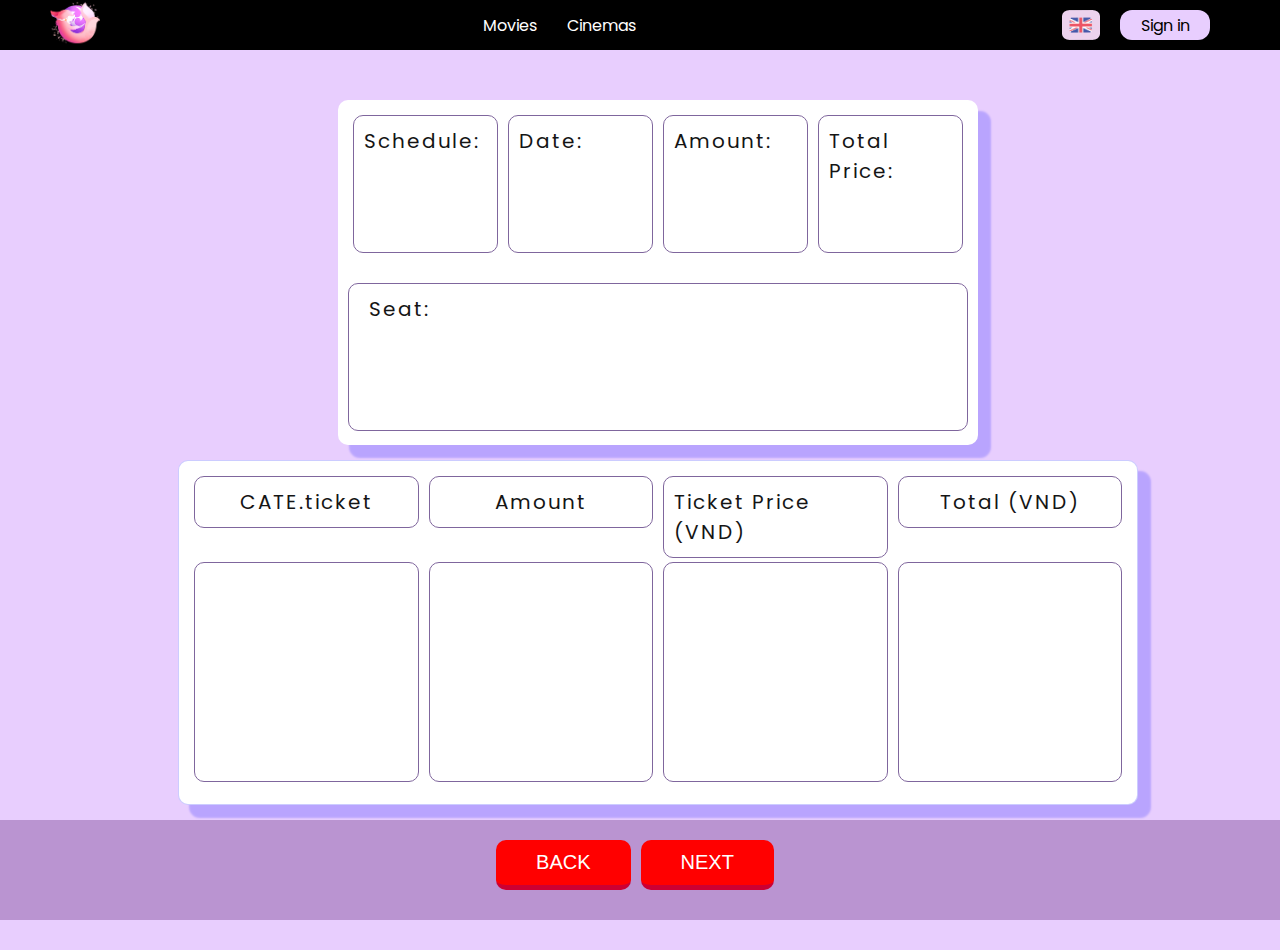
<file: Booking.html>
<!DOCTYPE html>
<html lang="en">
<head>
    <meta charset="UTF-8">
    <meta http-equiv="X-UA-Compatible" content="IE=edge">
    <meta name="viewport" content="width=device-width, initial-scale=1.0">
    <title>Booking</title>
    <link rel="stylesheet" href="style.css">
</head>
<body>
    <!-- NAV BAR -->
    <div class="navbar">
        <div class="navbar-container">
            <div class="logo-container">
                <img src="IMAGES/logo.png" class="logo">
            </div>
            <div class="menu-container">
                <ul class="menu-list">
                    <li class="menu-list-item">Movies</li>
                    <li class="menu-list-item">Cinemas</li>
                </ul>
            </div>
            <div class="profile-container">
                <img src="IMAGES/language.png" class="profile-language">
                <div class="profile-text-container">
                    <span class="profile-text">Sign in</span>
                </div>
            </div>
        </div>
    </div>
    <!-- TABLE 1 -->
    <div class="booking-content">
        <div class="show-table-booking">
            <ul class="show-booking">
                <li class="show-item">Schedule:</li>
                <li class="show-item">Date:</li>
                <li class="show-item">Amount:</li>
                <li class="show-item">Total Price:</li>
            </ul>
            <ul class="show-booking2">
                <li class="Show-item2">Seat:</li>
            </ul>
        </div>
        <div class="infor-table-booking">
            <ul class="infor-booking">
                <li class="infor-item">CATE.ticket</li>
                <li class="infor-item">Amount</li>
                <li class="infor-item">Ticket Price (VND)</li>
                <li class="infor-item">Total (VND)</li>
            </ul>
            <ui class="box-infor">
                <div class="box-infor-item"></div>
                <div class="box-infor-item"></div>
                <div class="box-infor-item"></div>
                <div class="box-infor-item"></div>
            </ui>
        </div>
        <div class="action-booking">
            <button class="action-button">BACK</button>
            <button class="action-button">NEXT</button>
        </div>
    </div>
</body>
</html>
</file>
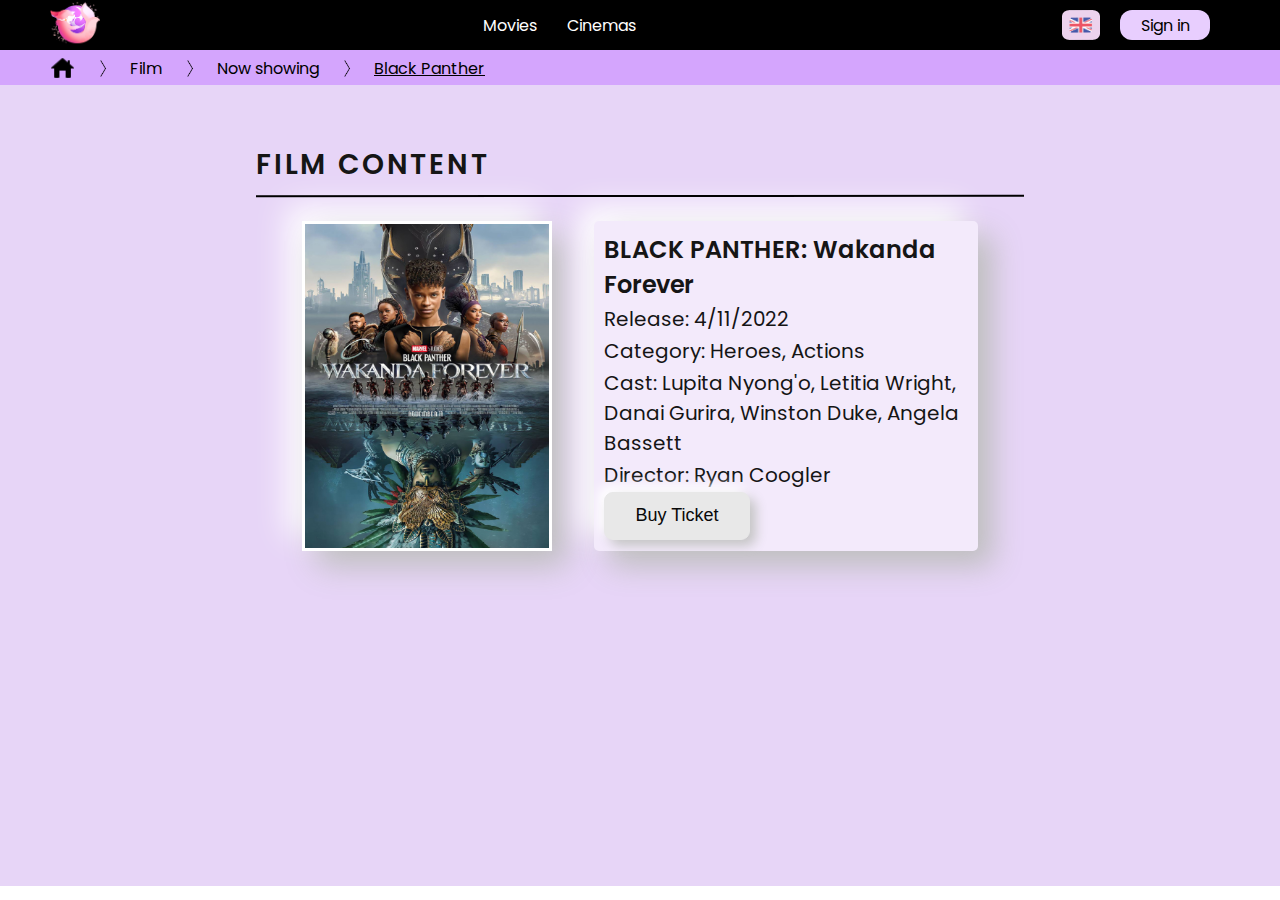
<file: information.html>
<!DOCTYPE html>
<html lang="en">
<head>
    <meta charset="UTF-8">
    <meta http-equiv="X-UA-Compatible" content="IE=edge">
    <meta name="viewport" content="width=device-width, initial-scale=1.0">
    <title>Film content</title>
    <link rel="stylesheet" href="style.css">
</head>
<body>
    <!-- NAV BAR -->
    <div class="navbar">
        <div class="navbar-container">
            <div class="logo-container">
                <img src="IMAGES/logo.png" class="logo">
            </div>
            <div class="menu-container">
                <ul class="menu-list">
                    <li class="menu-list-item">Movies</li>
                    <li class="menu-list-item">Cinemas</li>
                </ul>
            </div>
            <div class="profile-container">
                <img src="IMAGES/language.png" class="profile-language">
                <div class="profile-text-container">
                    <span class="profile-text">Sign in</span>
                </div>
            </div>
        </div>
    </div>
    <!-- Sub navbar -->
    <div class="subnav">
        <div class="subnav-container">
            <div class="home-page">
                <img src="IMAGES/icons8-home-page-24.png" class="home">
            </div>
            <div class="infor-container">
                <ul class="infor-list">
                    <img src="IMAGES/icons8-more-than-50.png" class="more-than">
                    <li class="infor-list-item">Film</li>
                    <img src="IMAGES/icons8-more-than-50.png" class="more-than">
                    <li class="infor-list-item">Now showing</li>
                    <img src="IMAGES/icons8-more-than-50.png" class="more-than">
                    <li class="infor-list-item special">Black Panther</li>
                </ul>
            </div>
        </div>
    </div>
    <!-- Container of Content film -->
    <div class="film-container">
        <div class="film-contain-container">
            <div class="feature-content-film">
                <span class="featured-title-film">FILM CONTENT</span>
                <div class="line"></div>
                <div class="main-content-film">
                    <div class="image-frame">
                        <img src="/IMAGES/infor.png"  class="background-film">
                    </div>
                    <div class="container-box-film">
                        <ul class="infor-film">
                            <li class="infor-film-item main-title">BLACK PANTHER: Wakanda Forever</li>
                            <li class="infor-film-item">Release: 4/11/2022</li>
                            <li class="infor-film-item">Category: Heroes, Actions</li>
                            <li class="infor-film-item">Cast: Lupita Nyong'o, Letitia Wright, Danai Gurira, Winston Duke, Angela Bassett</li>
                            <li class="infor-film-item">Director: Ryan Coogler</li>
                            <button class="buy-ticket">
                                Buy Ticket
                            </button>
                        </ul>
                    </div>
                </div>
            </div>
        </div>
    </div>
</body>
</html>
</file>
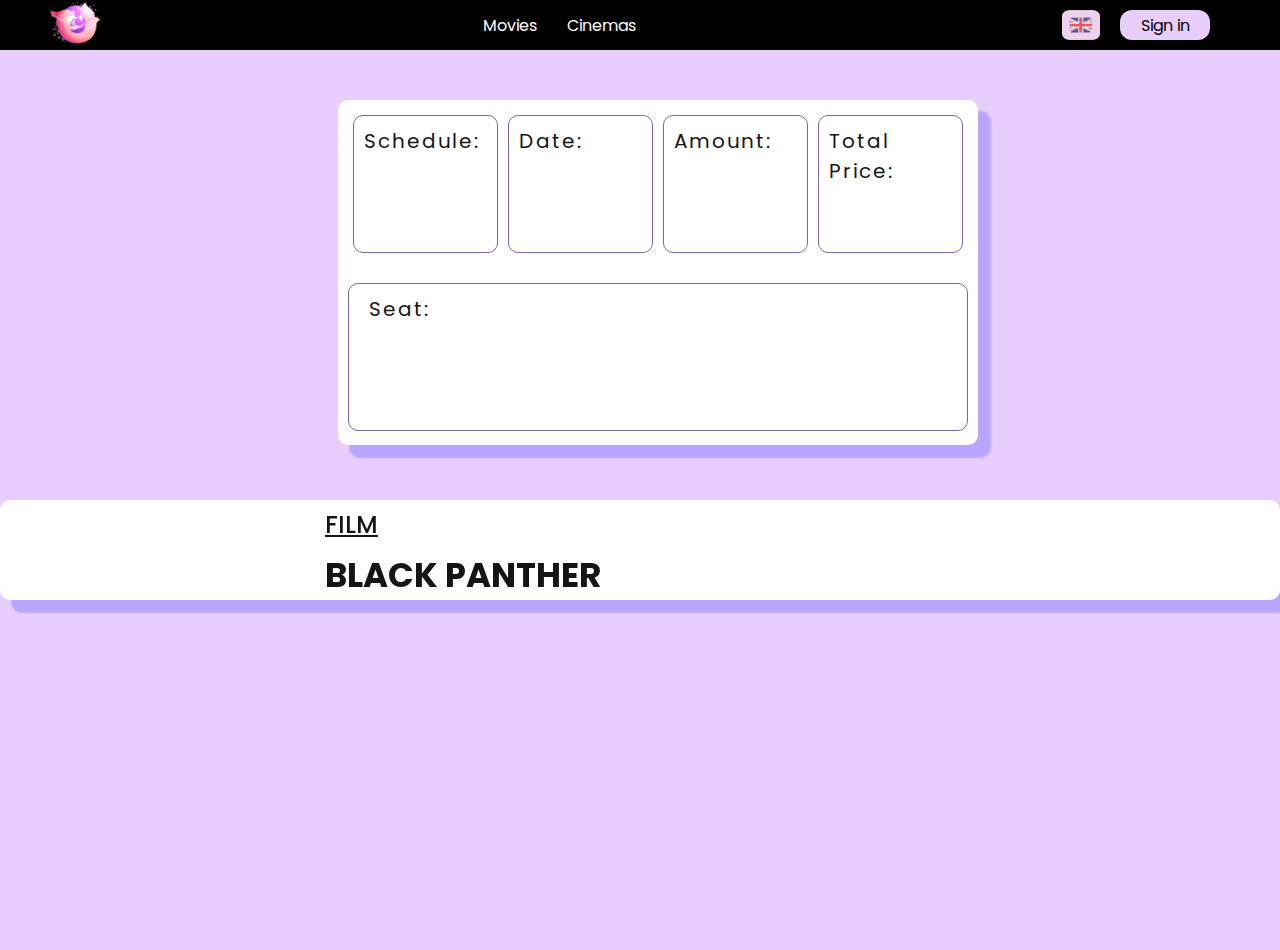
<file: SelecSlow.html>
<!DOCTYPE html>
<html lang="en">
<head>
    <meta charset="UTF-8">
    <meta http-equiv="X-UA-Compatible" content="IE=edge">
    <meta name="viewport" content="width=device-width, initial-scale=1.0">
    <title>Selection Slot</title>
    <link rel="stylesheet" href="style.css">
</head>
<body>
        <!-- NAV BAR -->
        <div class="navbar">
            <div class="navbar-container">
                <div class="logo-container">
                    <img src="IMAGES/logo.png" class="logo">
                </div>
                <div class="menu-container">
                    <ul class="menu-list">
                        <li class="menu-list-item">Movies</li>
                        <li class="menu-list-item">Cinemas</li>
                    </ul>
                </div>
                <div class="profile-container">
                    <img src="IMAGES/language.png" class="profile-language">
                    <div class="profile-text-container">
                        <span class="profile-text">Sign in</span>
                    </div>
                </div>
            </div>
        </div>
        <!-- TABLE 1 -->
        <div class="booking-content">
            <div class="show-table-booking">
                <ul class="show-booking">
                    <li class="show-item">Schedule:</li>
                    <li class="show-item">Date:</li>
                    <li class="show-item">Amount:</li>
                    <li class="show-item">Total Price:</li>
                </ul>
                <ul class="show-booking2">
                    <li class="Show-item2">Seat:</li>
                </ul>
            </div>
            <div class="selection-film">
                <span class="select-film">FILM</span>
                <span class="title-film">BLACK PANTHER</span>
            </div>
</body>
</html>
</file>
<file: style.css>
@import url('https://fonts.googleapis.com/css2?family=Poppins:wght@100;200;300;400;700&display=swap');
*{
    padding: 0;
    margin: 0;
    box-sizing: border-box;
}
html{
    font-family: 'Poppins', sans-serif;
    scroll-behavior: smooth;
}
/*NAV BAR*/
.navbar{
    position: fixed;
    width: 100%;
    height: 50px;
    background-color: black;
    position: fixed;
    top: 0;
}
.navbar-container{
    display: flex;
    align-items: center;
    padding: 0 50px;
    height: 100%;
    color: white;
}
.logo-container{
    flex: 1;
}
.logo{
    width: 50px;
}
.menu-container{
    flex: 6;
}
.menu-list{
    display: flex;
    list-style: none;
    justify-content: center;
}
.menu-list-item{
    margin-right: 30px;
}
.profile-container{
    flex: 2;
    display: flex;
    align-items: center;
    justify-content: flex-end;
}
.profile-text-container{
    margin: 0 20px;
    background: #E8CEFE;
    border-radius: 12px;
    width: 90px;
    height: 30px;
    display: flex;
    align-items: center;
    justify-content: center;
    color: black;
}
.profile-language{
    width: 38px;
    height: 30px;
    object-fit: cover;
    border-radius: 20%;
}
/*CONTAINER*/
.container{
    background-color: #151515;
    min-height: calc(100vh - 50px);
    color: white;
}
.content-container{
    /* margin-left: 50px; */
}
.featured-content{
    height: 50vh;
    padding: 50px;
    background: linear-gradient(to bottom, rgba(0,0,0,0), #151515), url('IMAGES/BlackPanther.jpg');
    background-repeat: no-repeat;
    background-size: cover;
}
.featured-title{
    width: 200px;
    font-style: normal;
    font-weight: 200;
    font-size: 28px;
    line-height: 60px;
    letter-spacing: 0.1em;
}
.featured-desc{
    letter-spacing: 0.2em;
}
.featured-buy-see{
    height: 20vh;
    flex: 2;
    display: flex;
    flex-direction: column;
    align-items: flex-start;
    justify-content: space-around;
}
.featured-button{
    background-color: red;
    color: white;
    padding: 20px 20px;
    border-radius: 10px;
    border: none;
    outline: none;
    font-size: 18px;
    line-height: 0%;
    letter-spacing: 0.1em;
}
.featured-trailer{
    position: absolute;
    width: 361px;
    height: 844px;
    left: 75%;
    top: 5%;
}
.featured-text-trailer{
    position: absolute;
    width: 200px;
    height: 60px;
    left: 11px;
    top: 30px;
    font-style: normal;
    font-weight: 400;
    font-size: 40px;
    line-height: 60px;
    letter-spacing: 0.1em;
}
.trailer1{
    position: absolute;
    width: 336px;
    height: 190px;
    left: 11px;
    top: 100px;
}
/* -------------------------------------movies list----------------------------------------------------------- */
.movie-list-container{
    padding: 0 20px;
}
.movie-list-wrapper{
    position: relative;
    overflow: hidden;
}
.movie-list{
    display: flex;
    align-items: center;
    height: 350px;
    transform: translateX(0);
    transition: all 1s ease-in-out;
}
.movie-list-item{
    margin-right: 30px;
    position: relative;
}
.movie-list-item:hover .movie-list-item-img{
    transform: scale(1.2);
    margin: 0 30px;
    opacity: 0.5;
}
.movie-list-item:hover .movie-list-item-button1,
.movie-list-item:hover .movie-list-item-button2{
    opacity: 1;
}
.movie-list-item-img{
    transition: all 1s ease-in-out;
    border-radius: 20px;
    object-fit: cover;
}
.flex-button{
    height: 100%;
    width: 100%;
    flex: 2;
    background: transparent;
    top: 80%;
    left: 50%;
}

.movie-list-item-button1{
    padding: 10px;
    background-color: red;
    color: white;
    border-radius: 10px;
    outline: none;
    border: none;
    cursor: pointer;
    position: absolute;
    width: 130px;
    bottom: 50%;
    left: 20%;
    opacity: 0;
    transition: 1s all ease-in-out;
}
.movie-list-item-button2{
    padding: 10px;
    background-color: red;
    color: white;
    border-radius: 10px;
    outline: none;
    border: none;
    cursor: pointer;
    position: absolute;
    width: 130px;
    bottom: 30%;
    left: 20%;
    opacity: 0;
    transition: 1s all ease-in-out;
}
/*--------------------------Sub navbar------------------------------------*/
.subnav{
    position: fixed;
    width: 100%;
    height: 36px;
    background-color: #D4A5FD;
    position: absolute;
    top: 50px;
}
.subnav-container{
    display: flex;
    align-items: center;
    text-align: center;
    padding: 0 50px;
    height: 100%;
    color: black;
}
.home-page{
    display: flex;
    align-items: center;
}
.home{
    width: 25px;
    margin-right: 20px;
}
.infor-container{
    flex: 2;
}
.infor-list{
    display: flex;
    list-style: none;
    justify-content: flex-start;
}
.infor-list-item{
    margin-right: 20px;
    margin-left: 20px;
    font-weight: 600px;
}
.special{
    text-decoration: underline;
}
.more-than{
    width: 15px;
}
/* ------------------------------FILM CONTENT---------------------- */
.film-container{
    position: relative;
    background-color: #E7D5F7;
    height: 100%;
    color: #151515;
    top: 85px;
}
.film-contain-container{

}
.feature-content-film{
    height: 89vh;
    padding: 50px 20%;
}
.featured-title-film{
    width: 200px;
    font-style: normal;
    font-weight: 600;
    font-size: 28px;
    line-height: 60px;
    letter-spacing: 0.1em;
}
.line{
    width: 100%;
    height: 0px;
    left: 140.5px;
    top: 302.7px;
    border: 1px solid #000000;
    transform: rotate(-0.02deg);
}
.main-content-film{
    display: flex;
    justify-content: space-around;
    padding:24px 0;
    width: 100%;
    height: 380px;
}
.image-frame{
    width: 200px;
    height: 258px;
    border-radius: 5px;
    padding-right: 20px;
}
.background-film{
    width: 250px;
    height: 330px;
    border: 3px solid #fff;
    box-shadow: 15px 15px 30px #bebebe,
             -15px -15px 30px #ffffff;
}
.container-box-film{
    width: 50%;
}
.infor-film{
    list-style: none;
    background-color: #F3EAFB;
    height: 330px;
    border-radius: 5px;
    padding:10px;
    box-shadow: 15px 15px 30px #bebebe,
             -15px -15px 30px #ffffff;
    display: flex;
    flex-direction: column;
    justify-content: space-around;
}
.infor-film div{
    flex: 1;
}
.infor-film-item{
    font-weight: 400px;
    font-size: 20px;
}
.main-title{
    font-weight:600;
    font-size: 24px;
}
.buy-ticket{
    align-self: flex-start;
    color: #090909;
    padding: 0.7em 1.7em;
    font-size: 18px;
    border-radius: 0.5em;
    background: #e8e8e8;;
    border: 1px solid #e8e8e8;
    transition: all .3s;
    box-shadow: 6px 6px 12px #c5c5c5,
                -6px -6px 12px #ffffff;
}
.buy-ticket:hover{
    border: 1px solid white
}
.buy-ticket:active{
    box-shadow: 4px 4px 12px #c5c5c5,
    -4px -4px 12px #ffffff;
}
.buy-ticket-item{
    font-size: 18px;
}
/* --------------------------------------BOOKING---------------------------------------- */
.booking-content{
    position: absolute;
    background-color: #E8CEFE;
    width: 100%;
    height: 100%;
    color: #151515;
    top: 50px;
}
.show-table-booking{
    position: absolute;
    width: 50%;
    height: 345px;
    left: 22.5%;
    top: 0;
    margin: 50px;
    background: rgba(255, 255, 255, 0.5);
    background: rgb(255, 255, 255);
    border-radius: 10px;
    box-shadow: 12px 12px 2px 1px rgba(0, 0, 255, .2);
    display: flex;
    flex-wrap: wrap;
}
.show-booking{
    list-style: none;
    display: flex;
    margin: 10px;
    justify-content: space-between;
    width: 100%;
    height: 43%;
    font-size: 20px;
    letter-spacing: 0.1em;
    /* border: 0.5px solid #000000; */
}
.show-item{
    padding: 10px;
    margin: 5px;
    border: 0.5px solid #7F669D;
    width: 100%;
    border-radius: 10px;
}
.show-booking2{
    list-style: none;
    margin: 10px;
    border-radius: 10px;
    height: 43%;
    width: 100%;
    padding: 10px 20px;
    font-size: 20px;
    /* display: flex; */
    border: 0.5px solid #7F669D;
    letter-spacing: 0.1em;
}
/* .show-item2{
    padding: 20px;
    border: 0.5px solid #000000;
    width: 100%;
    height: 100%;
} */

.infor-table-booking{
    display: block;
    position: absolute;
    width: 75%;
    height: 345px;
    left: 10%;
    top: 40%;
    margin: 50px;
    background: rgba(255, 255, 255, 0.5);
    background: rgb(255, 255, 255);
    border-radius: 10px;
    border: 1px solid rgba(0, 0, 255, .2);
    box-shadow: 12px 12px 2px 1px rgba(0, 0, 255, .2);
}
.infor-booking{
    list-style: none;
    display: flex;
    flex-wrap: nowrap;
    align-items: flex-start;
    padding: 10px;
    height: 25%;
    width: 100%;
    font-size: 20px;
    border-radius: 10px;
    letter-spacing: 0.1em;
}
.infor-item{
    padding: 10px;
    margin: 5px;
    border: 0.5px solid #7F669D;
    width: 100%;
    border-radius: 10px;
    display: flex;
    justify-content: center;
}
.box-infor{
    list-style: none;
    display: flex;
    flex-wrap: nowrap;
    align-items: flex-start;
    padding: 10px;
    height: 70%;
    width: 100%;
    font-size: 20px;
    border-radius: 10px;
}
.box-infor-item{
    padding: 10px;
    height: 100%;
    margin: 5px;
    border: 0.5px solid #7F669D;
    width: 100%;
    border-radius: 10px;
}
.action-booking{
    position: relative;
    top: 80%;
    height: 100px;
    width: 100%;
    margin-top: 50px;
    background-color: #BA94D1;
    display: flex;
    justify-content: center;
    align-items: center;
}
.action-button{
    position: relative;
    height: 50%;
    padding: 10px 40px;
    margin: 0px 10px 10px 0px;
    float: left;
    border-radius: 3px;
    font-size: 20px;
    color: #fff;
    text-decoration: none;
    background-color: #FF0000;
    border: none;
    border-bottom: 5px solid rgba(0, 0, 255, .2);
    -webkit-transition: all 0.1s;
    transition: all 0.1s;
    border-radius: 10px;
}
.action-button:hover, .action-button:active {
    -webkit-transform: translate(0px,5px);
    -ms-transform: translate(0px,5px);
    transform: translate(0px,5px);
    border-bottom: 1px solid #2ecc71;
    cursor: pointer;
}
/* -----------------------------SELECTION FILM-------------------------------------- */
.selection-film{
    top: 50%;
    display: flex;
    height: 100px;
    width: 100%;
    position: absolute;
    flex-direction: column;
    padding: 10px;
    background-color: #fff;
    box-shadow: 12px 12px 2px 1px rgba(0, 0, 255, .2);
    border-radius: 10px;
}
.select-film{
    left: 25%;
    position: relative;
    font-weight: 500;
    font-size: 24px;
    line-height: 30px;
    text-decoration-line: underline;
    padding-bottom: 10px;
}
.title-film{
    left: 25%;
    position: relative;
    font-weight: 700;
    font-size: 34px;
    line-height: 50px;
}
</file>
